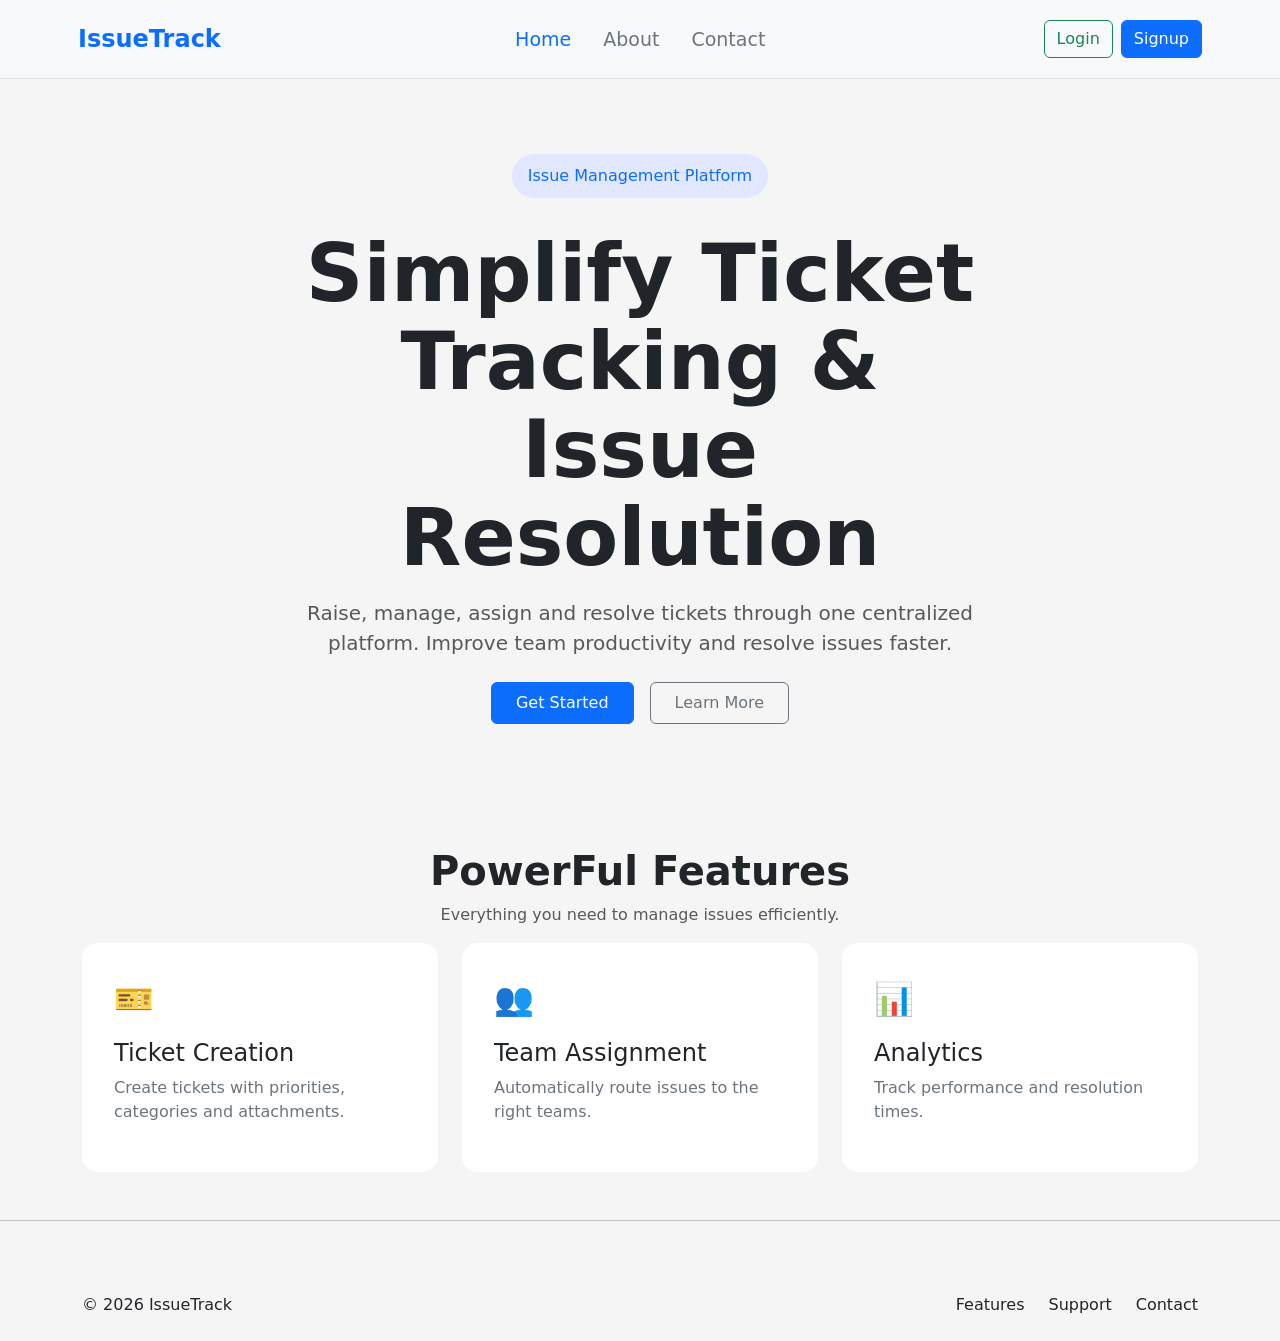
<file: index.html>
<!DOCTYPE html>
<html lang="en">
<head>
    <meta charset="UTF-8">
    <meta name="viewport" content="width=device-width, initial-scale=1.0">
    <title>IssueTrack</title>

    <link rel="stylesheet" href="styles/home.css">
    <link rel="stylesheet" href="https://cdn.jsdelivr.net/npm/bootstrap-icons@1.13.1/font/bootstrap-icons.min.css">
    <link href="https://cdn.jsdelivr.net/npm/bootstrap@5.3.8/dist/css/bootstrap.min.css" rel="stylesheet">
    <link rel="shortcut icon" href="assets/favicon.svg" type="image/x-icon">

</head>

<body>

<!-- NAVBAR -->

<nav class="navbar navbar-expand-lg bg-body-tertiary border-bottom ">
    <div class="container p-2">

        <a class="navbar-brand fw-bold text-primary fs-4" href="#">
            IssueTrack
        </a>

        <button class="navbar-toggler"
                type="button"
                data-bs-toggle="collapse"
                data-bs-target="#navbarContent">

            <span class="navbar-toggler-icon"></span>
        </button>

        <div class="collapse navbar-collapse" id="navbarContent">

            <ul class="navbar-nav mx-auto text-center gap-3">

                <li class="nav-item">
                    <a class="nav-link active text-primary fw-medium font" href="#">
                        Home
                    </a>
                </li>

                <li class="nav-item">
                    <a class="nav-link text-secondary fw-medium font" href="#about">
                        About
                    </a>
                </li>

                <li class="nav-item">
                    <a class="nav-link text-secondary fw-medium font" href="#contact">
                        Contact
                    </a>
                </li>

            </ul>

            <div class="d-flex flex-column flex-lg-row gap-2 mt-3 mt-lg-0">

                <a href="pages/login.html"
                   class="btn btn-outline-success">
                    Login
                </a>

                <a href="pages/register.html"
                   class="btn btn-primary">
                    Signup
                </a>

            </div>

        </div>

    </div>
</nav>

<!-- HERO -->

<section class="hero-section">

    <div class="container">

        <div class="row justify-content-center">

            <div class="col-12 col-lg-8 text-center">

                <span class="badge-custom text-primary">
                    Issue Management Platform
                </span>

                <h1 class="hero-title fw-bold mt-3">
                    Simplify Ticket Tracking &
                    Issue Resolution
                </h1>

                <p class="text-muted fs-5 mt-3">
                    Raise, manage, assign and resolve tickets through one
                    centralized platform. Improve team productivity and
                    resolve issues faster.
                </p>

                <div class="hero-buttons d-flex flex-column flex-sm-row justify-content-center gap-3 mt-4">

                    <a href="pages/register.html"
                       class="btn btn-primary px-4 py-2">
                        Get Started
                    </a>

                    <a href="#about"
                       class="btn btn-outline-secondary px-4 py-2">
                        Learn More
                    </a>

                </div>

            </div>

        </div>

    </div>

</section>


<section id="about" class="mt-5 mb-5">
    <h1 class="text-center fw-bold">PowerFul Features </h1>
    <p class="text-muted text-center">Everything you need to manage issues efficiently.</p>
    <div class="container">
        <div class="row g-4">

                <div class="col-md-4">
                    <div class="feature-card">
                        <div class="feature-icon">🎫</div>
                        <h4 class="mt-3">Ticket Creation</h4>
                        <p class="text-secondary">
                            Create tickets with priorities, categories and attachments.
                        </p>
                    </div>
                </div>

                <div class="col-md-4">
                    <div class="feature-card">
                        <div class="feature-icon">👥</div>
                        <h4 class="mt-3">Team Assignment</h4>
                        <p class="text-secondary">
                            Automatically route issues to the right teams.
                        </p>
                    </div>  
                </div>

                <div class="col-md-4">
                    <div class="feature-card">
                        <div class="feature-icon">📊</div>
                        <h4 class="mt-3">Analytics</h4>
                        <p class="text-secondary">
                            Track performance and resolution times.
                        </p>
                    </div>
                </div>

            </div>
    </div>
</section>

<hr class="mt-5">

<footer class="py-4 mt-5" id="contact">
        <div class="container d-flex justify-content-between flex-wrap">

            <span>
                © 2026 IssueTrack
            </span>

            <div class="d-flex gap-4">
                <span>Features</span>
                <span>Support</span>
                <span>Contact</span>
            </div>

        </div>
    </footer>

<script src="https://cdn.jsdelivr.net/npm/bootstrap@5.3.8/dist/js/bootstrap.bundle.min.js"></script>

</body>
</html>
</file>
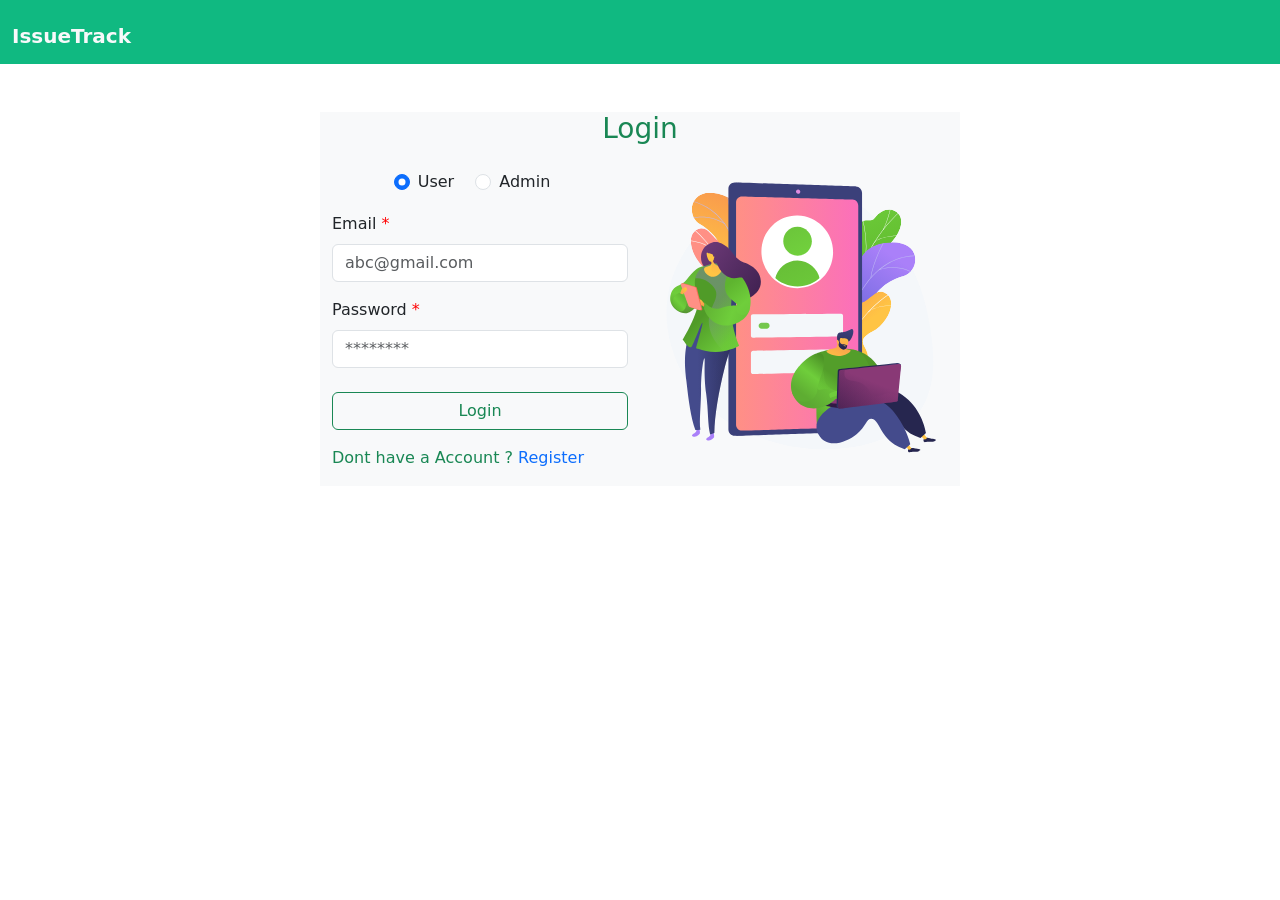
<file: pages/login.html>
<!DOCTYPE html>
<html lang="en">
<head>
    <meta charset="UTF-8">
    <meta name="viewport" content="width=device-width, initial-scale=1.0">
    <title>Login</title>
    <link rel="stylesheet" href="../styles/login.css">
    <link rel="shortcut icon" href="../assets/favicon.svg" type="image/x-icon">
    <link rel="stylesheet" href="https://cdn.jsdelivr.net/npm/bootstrap-icons@1.13.1/font/bootstrap-icons.min.css">
    <link href="https://cdn.jsdelivr.net/npm/bootstrap@5.3.8/dist/css/bootstrap.min.css" rel="stylesheet" integrity="sha384-sRIl4kxILFvY47J16cr9ZwB07vP4J8+LH7qKQnuqkuIAvNWLzeN8tE5YBujZqJLB" crossorigin="anonymous">
</head>
<body>
    <!--Nav bar--> 
    <nav class="navbar" style="background-color: #10B981 !important;"> 
        <div class="container-fluid"> 
            <a href="../index.html" class="navbar-brand text-light fw-bold mt-2" >IssueTrack</a> 
            <div class="theme me-5">
            </div>
        </div>
        
    </nav>

    <div class="container bg-body-tertiary mt-5 custom-width">
        <div class="row">
            <h3 class="text-center text-success">Login</h3>
            <div class="col-12 col-lg-6">
                <form action="" id="login"> 
                    <div class="mt-3 text-center">
                        <div class="form-check form-check-inline">
                            <input class="form-check-input" type="radio" name="role" id="user" value="user" checked>
                            <label class="form-check-label" for="user" >User</label>
                        </div>

                        <div class="form-check form-check-inline">
                            <input class="form-check-input" type="radio" name="role" id="admin" value="admin">
                            <label class="form-check-label" for="admin">Admin</label>
                        </div>
                    </div>

                    <div class="mt-3">
                        <label for="email" class="form-label">Email <span class="required">*</span></label>
                        <input type="text" class="form-control" id="email" placeholder="abc@gmail.com">
                    </div>
                    <div class="mt-3">
                        <label for="password" class="form-label">Password <span class="required">*</span></label> 
                        <input type="text" class="form-control" id="password" placeholder="********">
                    </div> 
                    <div class="mt-4">
                        <button type="button" class="btn btn-outline-success w-100 " id="loginBtn">
                             <span class="login-text">Login</span>
                            <span
                                class="spinner-border spinner-border-sm d-none login-spinner"
                            ></span>
                        </button> 
                        
                    </div>

                    <div class="mt-3">
                        <p class="text-success">Dont have a Account ? <a href="register.html" class="text-decoration-none"><span class="text-primary">Register</span></a></p>
                    </div>
                </form> 
            </div> 

            <div class="col-6 d-none d-lg-flex">
                <img src="../assets/Login.svg" alt="" class="img-fluid">
            </div>
        </div>
    </div>

  <div class="toast-container position-fixed bottom-0 end-0 p-4">

    <div id="loginToast" class="toast border-0 shadow">
        <div class="d-flex">
            <div class="toast-body fs-5 py-3">
                Login Successful 🎉
            </div>
            <button type="button"
                    class="btn-close me-2 m-auto"
                    data-bs-dismiss="toast">
            </button>
        </div>
    </div>

</div>

</div>
<script src="https://cdn.jsdelivr.net/npm/bootstrap@5.3.8/dist/js/bootstrap.bundle.min.js"></script>
    <script src="../js/login.js"></script>
</body>
</html>
</file>
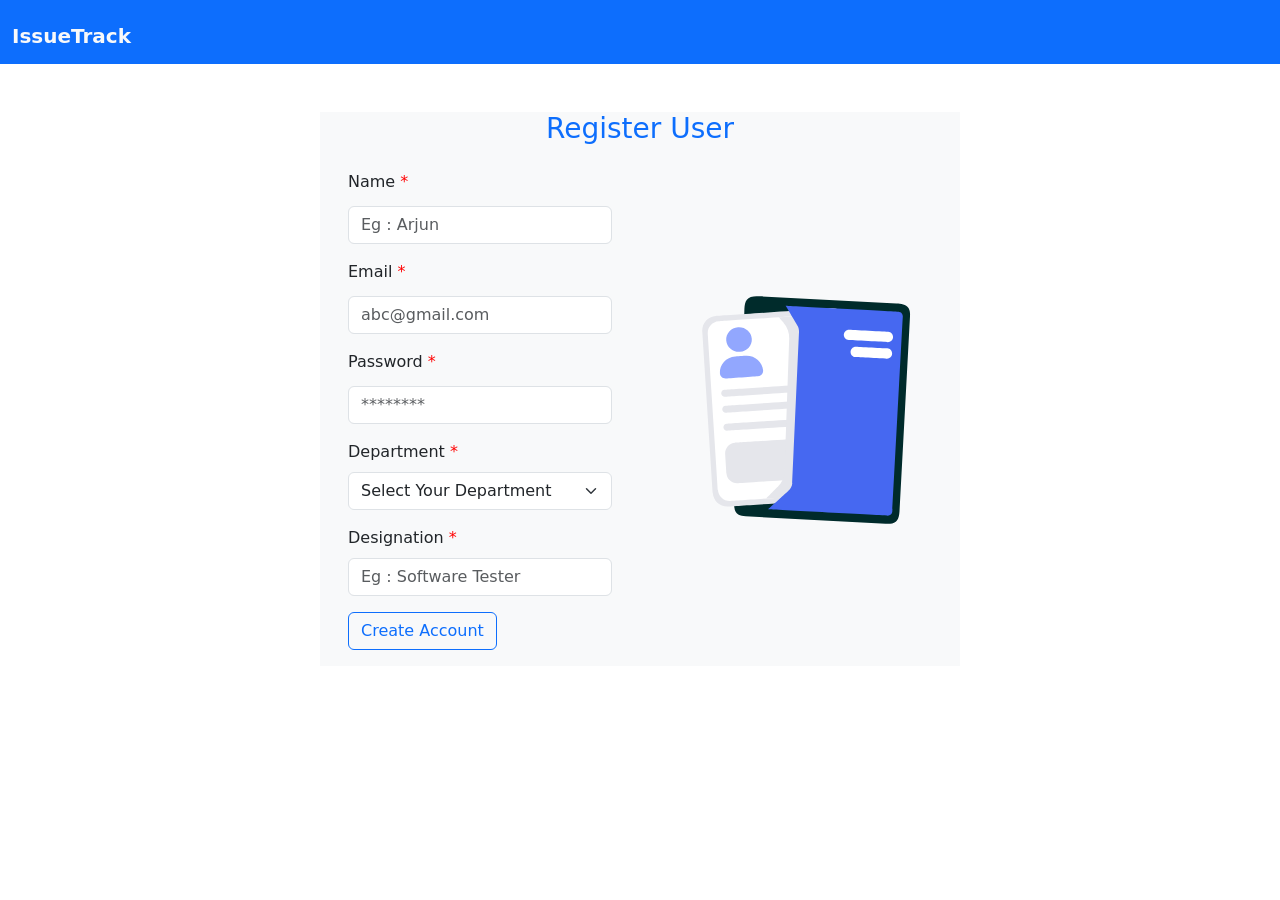
<file: pages/register.html>
<!DOCTYPE html>
<html lang="en">
<head>
    <meta charset="UTF-8">
    <meta name="viewport" content="width=device-width, initial-scale=1.0">
    <title>Sign Up</title> 
    <link rel="stylesheet" href="../styles/register.css">
    <link rel="shortcut icon" href="../assets/favicon.svg" type="image/x-icon">
    <link href="https://cdn.jsdelivr.net/npm/bootstrap@5.3.8/dist/css/bootstrap.min.css" rel="stylesheet" integrity="sha384-sRIl4kxILFvY47J16cr9ZwB07vP4J8+LH7qKQnuqkuIAvNWLzeN8tE5YBujZqJLB" crossorigin="anonymous">
    <link rel="stylesheet" href="https://cdn.jsdelivr.net/npm/bootstrap-icons@1.13.1/font/bootstrap-icons.min.css">

</head>
<body>
    <!--navbar-->

    <nav class="navbar bg-primary">
        <div class="container-fluid">
            <a href="../index.html" class="navbar-brand text-light fw-bold mt-2" >IssueTrack</a> 
        </div>
        
</nav>




    <div class="container bg-body-tertiary custom-width mt-5" >
        <h3 class="text-center text-primary">Register User</h3>
        <div class="row">
            <div class="col-lg-6 col-12">
                 <form action="" id="register" class="px-lg-3">
        <div class="mt-3">
            <label for="name" class="form-label">Name <span class="required">*</span>
                 <span class="required" id="nameErr"></span> </label> 
            <input type="text" class="form-control" placeholder="Eg : Arjun" id="name">
        </div> 

        <div class="mt-3">
            <label for="email" class="form-label">Email <span class="required">*</span> 
                <span class="required" id="emailErr"></span></label>
            <input type="text" class="form-control" placeholder="abc@gmail.com" id="email">
        </div>
        <div class="mt-3">
            <label for="password" class="form-label">Password <span class="required">*</span>
            <span class="required" id="passwordErr"></span></label> 
            <input type="text" id="password" class="form-control" placeholder="********"> 
        </div>
        <div class="mt-3">
            <label for="department" class="form-label">Department <span class="required">*</span></label>
            <select name="department" id="department" class="form-select">
                <option value="">Select Your Department</option>
                <option value="IT">IT</option>
                <option value="Marketing">Marketing</option>
                <option value="Research">Research</option>
                <option value="Admin">Admin</option>
            </select>
        </div>
        
        <div class="mt-3">
            <label for="designation" class="form-label">Designation <span class="required">*</span></label> 
            <input type="text" class="form-control" placeholder="Eg : Software Tester" id="designation">
        </div>    

        <div class="mt-3 mb-3">
            <button type="button" class="btn btn-outline-primary" id="createAccount">
                <span class="register-text">Create Account</span> 
                <span class="spinner-border spinner-border-sm d-none register-spinner"></span>
            </button>
        </div>

    </form>
            </div>
            <div class="col-6 d-none d-lg-flex">
                <img src="../assets/register.svg" alt="" class="img-fluid">
            </div>
        </div>
    </div>



     <div class="toast-container position-fixed bottom-0 end-0 p-4">

    <div id="loginToast" class="toast border-0 shadow">
        <div class="d-flex">
            <div class="toast-body fs-5 py-3">
                Registration Successful 🎉
            </div>
            <button type="button"
                    class="btn-close me-2 m-auto"
                    data-bs-dismiss="toast">
            </button>
        </div>
    </div>

</div>
<script src="https://cdn.jsdelivr.net/npm/bootstrap@5.3.8/dist/js/bootstrap.bundle.min.js"></script>
    <script src="../js/register.js"></script>
</body>
</html>
</file>
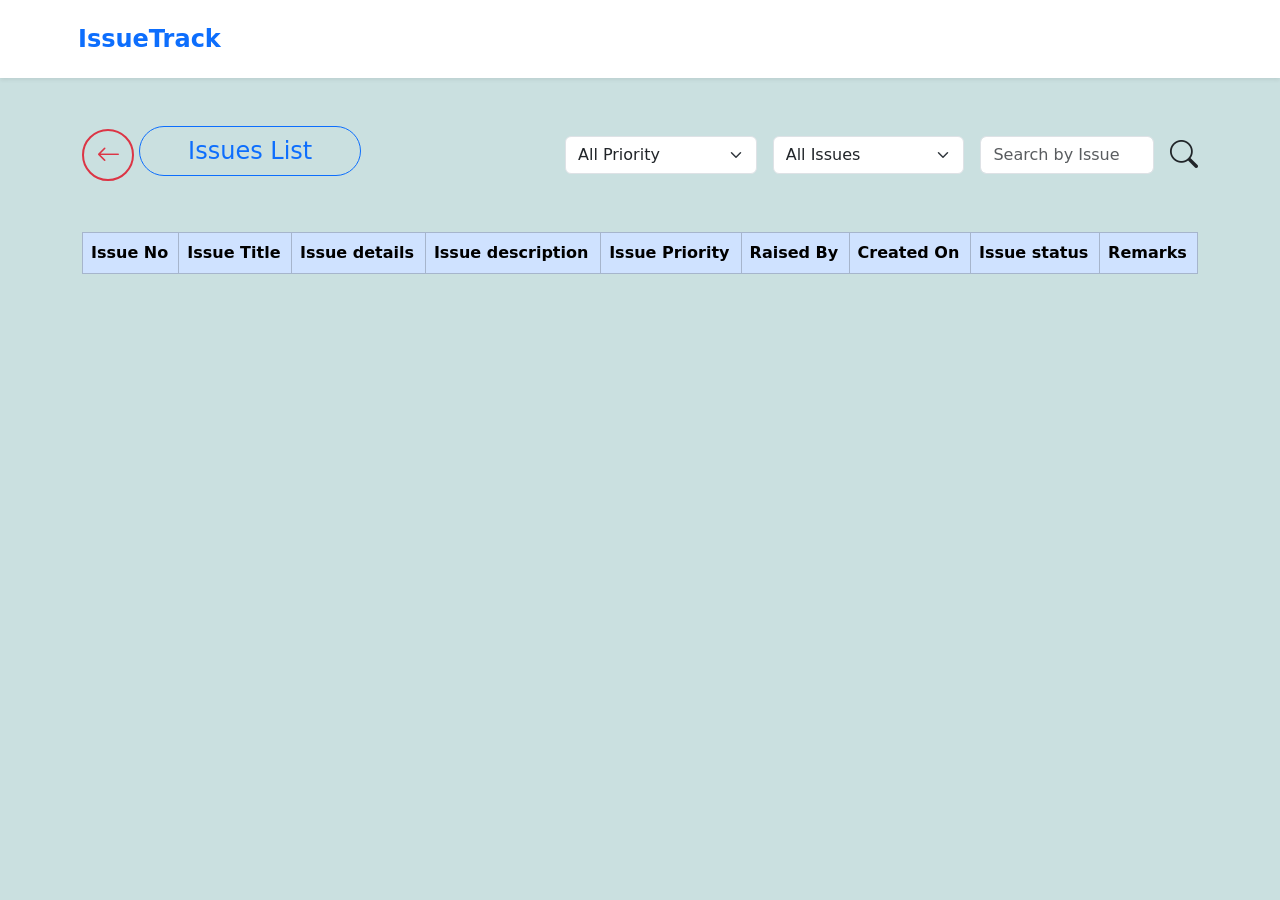
<file: pages/usertickets.html>
<!DOCTYPE html>
<html lang="en">
<head>
    <meta charset="UTF-8">
    <meta name="viewport" content="width=device-width, initial-scale=1.0">
    <title>Raise Issues</title>
    <link rel="stylesheet" href="../styles/usertickets.css">
    <link rel="shortcut icon" href="../assets/favicon.svg" type="image/x-icon">
    <link rel="stylesheet" href="https://cdn.jsdelivr.net/npm/bootstrap-icons@1.13.1/font/bootstrap-icons.min.css">
    <link href="https://cdn.jsdelivr.net/npm/bootstrap@5.3.8/dist/css/bootstrap.min.css" rel="stylesheet" integrity="sha384-sRIl4kxILFvY47J16cr9ZwB07vP4J8+LH7qKQnuqkuIAvNWLzeN8tE5YBujZqJLB" crossorigin="anonymous">
</head>
<body>
<nav class="navbar navbar-expand-lg bg-white shadow-sm sticky-top">
    <div class="container p-2">

        <a class="navbar-brand fw-bold text-primary fs-4" href="#">
            IssueTrack
        </a>


    </div>
</nav>

    <div class="container mt-5">
        <div class="d-flex justify-content-between"> 
            <div class="btn-container">
                <a href="user.html" class="fs-4 btn btn-outline-danger border-2 rounded-pill   "><i class="bi bi-arrow-left"></i></a>
                <h5 class="fs-4 btn btn-outline-primary rounded-pill px-5  ">Issues List</h5>
            
            </div>
            <div class="filter d-flex justify-content-around gap-3 align-items-center ">
                <select name="priority" id="priority" class="form-select">
                    <option value="All">All Priority</option>
                    <option value="High">High priority</option>
                    <option value="Medium">Medium Priority</option>
                    <option value="Low">Low priority</option>
                </select>

                <select name="status" id="status" class="form-select">
                    <option value="All">All Issues</option>
                    <option value="Open">Open Tickets</option>
                    <option value="In Progress">In Progress</option>
                    <option value="Closed">Closed</option>
                </select>

                <input type="text" class="form-control" id="searchIssue" placeholder="Search by Issue"> 
                <i class="bi bi-search fs-3"></i>
            </div>
        </div>
    </div>

    <div class="container mt-5">
        <div class="table-responsive">
            <table class="table table-bordered table-hover  table-striped">
            <thead class="table-primary">
                <th scope="col">Issue No</th>
                <th scope="col" >Issue Title</th>
                <th scope="col" >Issue details </th>
                <th scope="col">Issue description</th>
                <th scope="col" >Issue Priority</th>
                <th scope="col" >Raised By</th>
                <th scope="col">Created On</th> 
                
                <th scope="col">Issue status</th> 
                <th scope="col">Remarks</th>

            </thead>
            <tbody></tbody>
        </table>
        </div>
    </div>
    <script src="../js/usertickets.js"></script>
</body>
</html>
</file>
<file: styles/home.css>
.blue{
    color: #0EA5E9 !important;
}
.bg-blue{
    background-color: #0EA5E9 !important;
}

.bg{
    background-color: #1e293b !important;
}

.bg-text{
    color: #1e293b !important;
}

body{
    background: whitesmoke !important;
}
.badge-custom{
    background:#DBEAFE;
    color:var(--primary);
    padding:.6rem 1rem;
    border-radius:50px;
    display:inline-block;
    margin-bottom:1rem;
}

.hero-title{
            font-size: clamp(2.5rem, 8vw, 5rem);
            line-height: 1.1;
        }

.hero-section{
    min-height: 80vh;
    display: flex;
    align-items: center;
}

.badge-custom{
    display: inline-block;
    padding: .6rem 1rem;
    border-radius: 50px;
    background: #e0e7ff;
    font-weight: 500;
}

@media (max-width: 768px){

    .hero-section{
        min-height: auto;
        padding: 4rem 0;
    }

    .hero-buttons{
        width: 100%;
    }

    .hero-buttons .btn{
        width: 100%;
    }
}


.feature-card{
    background:white;
    border:1px solid var(--border);
    border-radius:16px;
    padding:2rem;
    height:100%;
}

.feature-icon{
    font-size:2rem;
}

a.font {
    font-size: 19px;
}

a.font:hover{
    color: #0EA5E9;
    transition: 0.7s;
}
</file>
<file: styles/login.css>
.required{
    color: red;
}
#loginToast{
    min-width: 350px;
    font-size: 1.1rem;
    border-radius: 12px;
}

.custom-width{
    width: 80% !important;
}

@media (min-width: 768px){
    .custom-width{
        width: 50% !important;
    }
}
</file>
<file: styles/register.css>
.required{
    color: red;
}

.custom-width{
    width: 80% !important;
}

@media (min-width: 768px){
    .custom-width{
        width: 50% !important;
    }
}

.required{
    color: red;
}

#error,
#nameErr,
#emailErr,
#passwordErr{
    display: block;
    margin-top: 4px;
    font-size: 0.85rem;
}
</file>
<file: styles/usertickets.css>
.Low{
    background: #22C55E !important; 
    color: white;
}

.Medium{
    background: #F59E0B !important;
    color: white;
}

.High{
    background: #EF4444 !important;
    color: white;
}

.Open{
    background: #22C55E  !important;
}

.In{
    background: #0EA5E9 !important;
}

.Closed{
    background: #64748B !important;
}

/* @media (max-width: 768px){
    .hide{
        display: none !important;
    }
}

.hide{
    display: flex     ;
} */
body{
    background-color: #cae0e0 !important;
}
</file>
